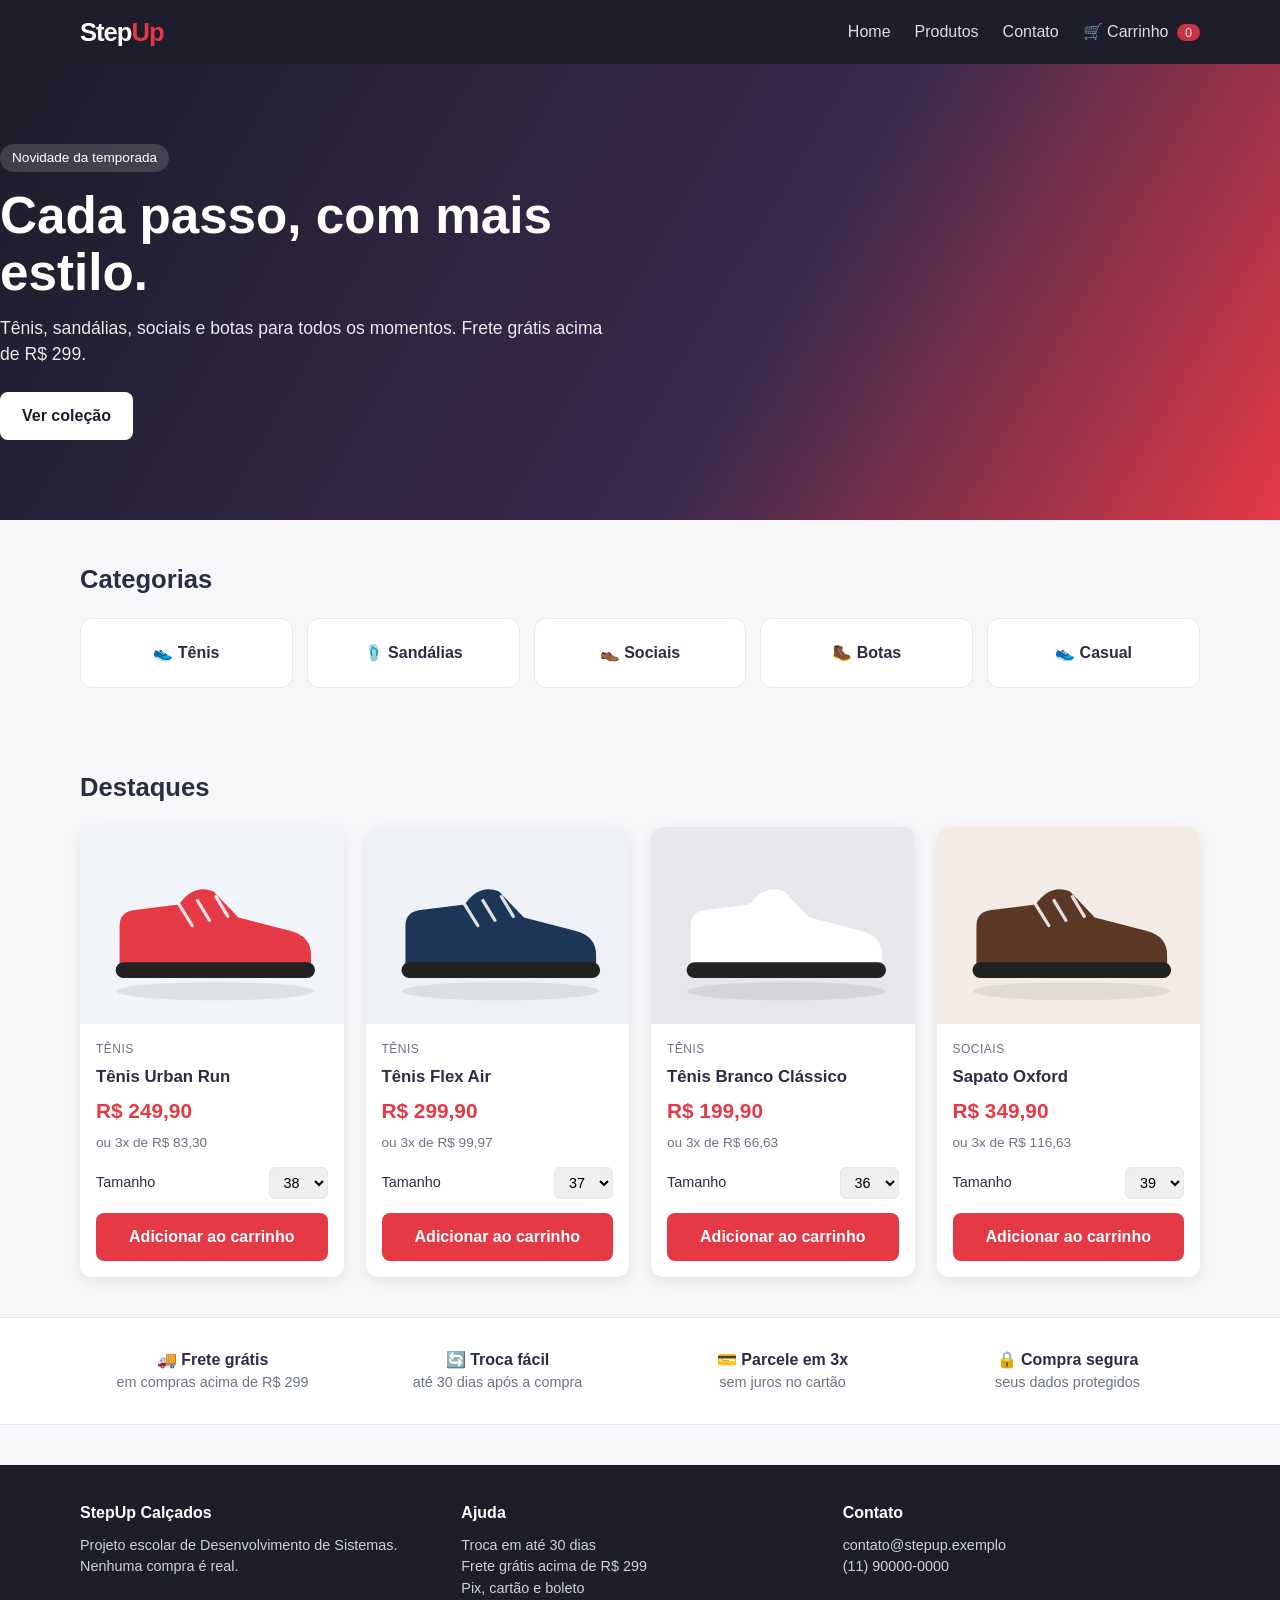
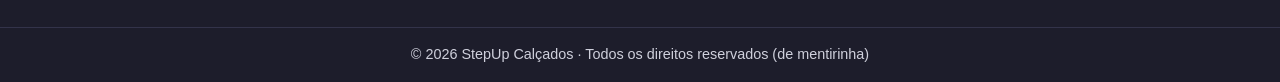
<file: AULA-P.A-9-10--main/AULA-P.A-9-10--main/stepup-calcados/src/index.html>
<!DOCTYPE html>
<html lang="pt-BR">
<head>
  <meta charset="UTF-8">
  <meta name="viewport" content="width=device-width, initial-scale=1.0">
  <meta name="description" content="StepUp Calçados: tênis, sandálias, sociais e botas com frete grátis acima de R$ 299.">
  <title>StepUp Calçados | Home</title>
  <link rel="stylesheet" href="css/style.css">
</head>
<body data-page="home" data-base="">
  <header id="site-header"></header>

  <main>
    <section class="banner">
      <div class="container banner__conteudo">
        <span class="banner__selo">Novidade da temporada</span>
        <h1>Cada passo, com mais estilo.</h1>
        <p>Tênis, sandálias, sociais e botas para todos os momentos. Frete grátis acima de R$ 299.</p>
        <a class="btn btn--claro" href="pages/produtos.html">Ver coleção</a>
      </div>
    </section>

    <section class="container secao">
      <h2 class="secao__titulo">Categorias</h2>
      <div class="categorias">
        <a class="categoria" href="pages/produtos.html?cat=tenis">👟 Tênis</a>
        <a class="categoria" href="pages/produtos.html?cat=sandalia">🩴 Sandálias</a>
        <a class="categoria" href="pages/produtos.html?cat=social">👞 Sociais</a>
        <a class="categoria" href="pages/produtos.html?cat=bota">🥾 Botas</a>
        <a class="categoria" href="pages/produtos.html?cat=casual">👟 Casual</a>
      </div>
    </section>

    <section class="container secao">
      <h2 class="secao__titulo">Destaques</h2>
      <div class="grade" id="destaques"></div>
    </section>

    <section class="beneficios">
      <div class="container beneficios__grade">
        <div><strong>🚚 Frete grátis</strong><span>em compras acima de R$ 299</span></div>
        <div><strong>🔄 Troca fácil</strong><span>até 30 dias após a compra</span></div>
        <div><strong>💳 Parcele em 3x</strong><span>sem juros no cartão</span></div>
        <div><strong>🔒 Compra segura</strong><span>seus dados protegidos</span></div>
      </div>
    </section>
  </main>

  <footer id="site-footer"></footer>

  <script src="js/produtos.js"></script>
  <script src="js/carrinho.js"></script>
  <script src="js/main.js"></script>
</body>
</html>
</file>
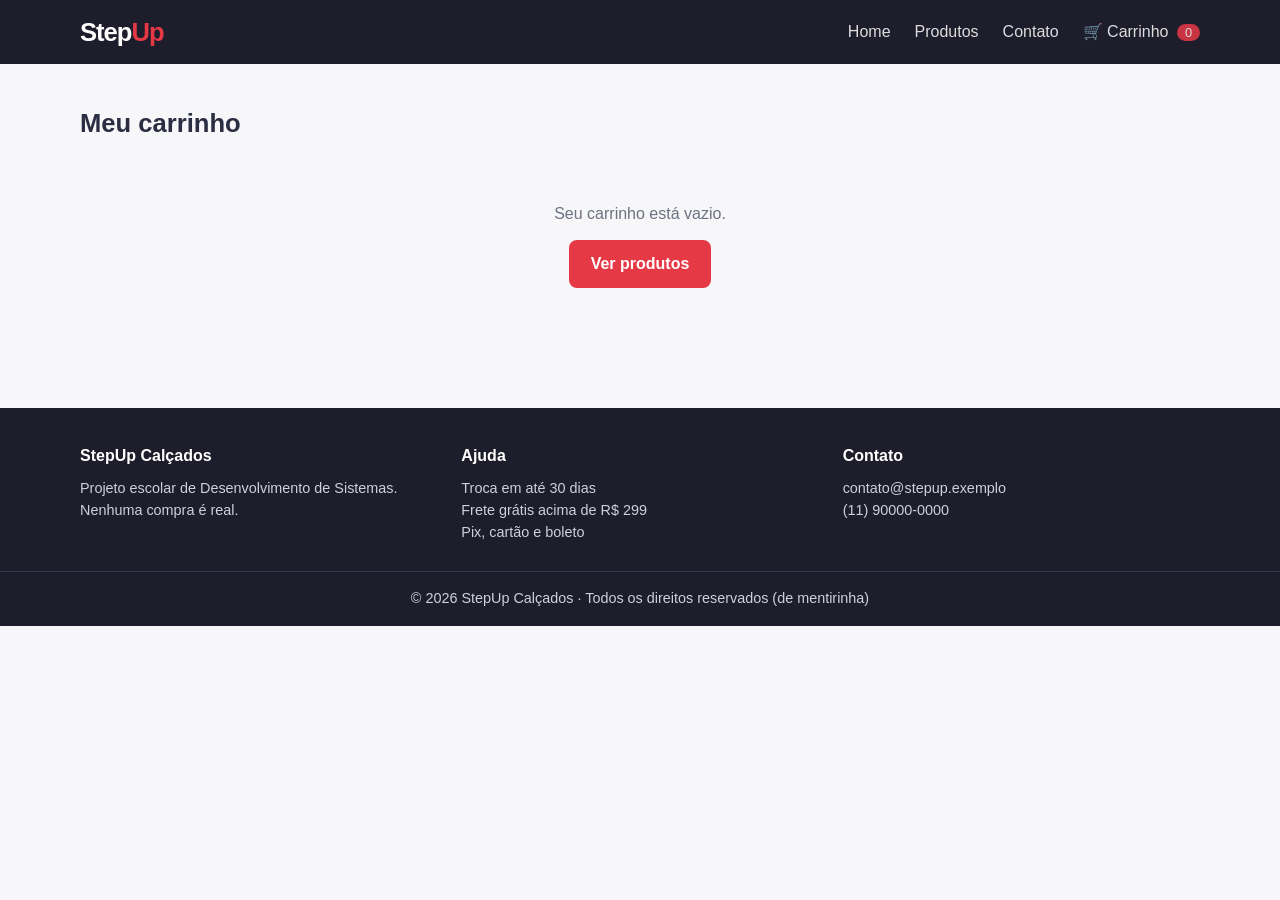
<file: AULA-P.A-9-10--main/AULA-P.A-9-10--main/stepup-calcados/src/pages/carrinho.html>
<!DOCTYPE html>
<html lang="pt-BR">
<head>
  <meta charset="UTF-8">
  <meta name="viewport" content="width=device-width, initial-scale=1.0">
  <title>Carrinho | StepUp Calçados</title>
  <link rel="stylesheet" href="../css/style.css">
</head>
<body data-page="carrinho" data-base="../">
  <header id="site-header"></header>

  <main class="container secao" id="area-carrinho">
    <h1 class="secao__titulo">Meu carrinho</h1>
    <div class="carrinho">
      <div id="carrinho-itens"></div>

      <aside class="resumo" id="resumo" hidden>
        <h2>Resumo do pedido</h2>

        <label for="cep">Calcular frete</label>
        <div class="linha-input">
          <input type="text" id="cep" placeholder="CEP (8 números)" maxlength="9" inputmode="numeric">
          <button class="btn btn--secundario" id="btn-frete" type="button">OK</button>
        </div>
        <p class="msg" id="msg-frete"></p>

        <label for="cupom">Cupom de desconto</label>
        <div class="linha-input">
          <input type="text" id="cupom" placeholder="Ex.: PRIMEIRA10">
          <button class="btn btn--secundario" id="btn-cupom" type="button">Aplicar</button>
        </div>
        <p class="msg" id="msg-cupom"></p>

        <dl class="totais">
          <div><dt>Subtotal</dt><dd id="res-subtotal">R$ 0,00</dd></div>
          <div><dt>Desconto</dt><dd id="res-desconto">R$ 0,00</dd></div>
          <div><dt>Frete</dt><dd id="res-frete">Informe o CEP</dd></div>
          <div class="totais__final"><dt>Total</dt><dd id="res-total">R$ 0,00</dd></div>
        </dl>

        <button class="btn btn--primario btn--bloco" id="btn-finalizar" type="button">Finalizar pedido</button>
      </aside>
    </div>
  </main>

  <footer id="site-footer"></footer>

  <script src="../js/produtos.js"></script>
  <script src="../js/carrinho.js"></script>
  <script src="../js/main.js"></script>
</body>
</html>
</file>
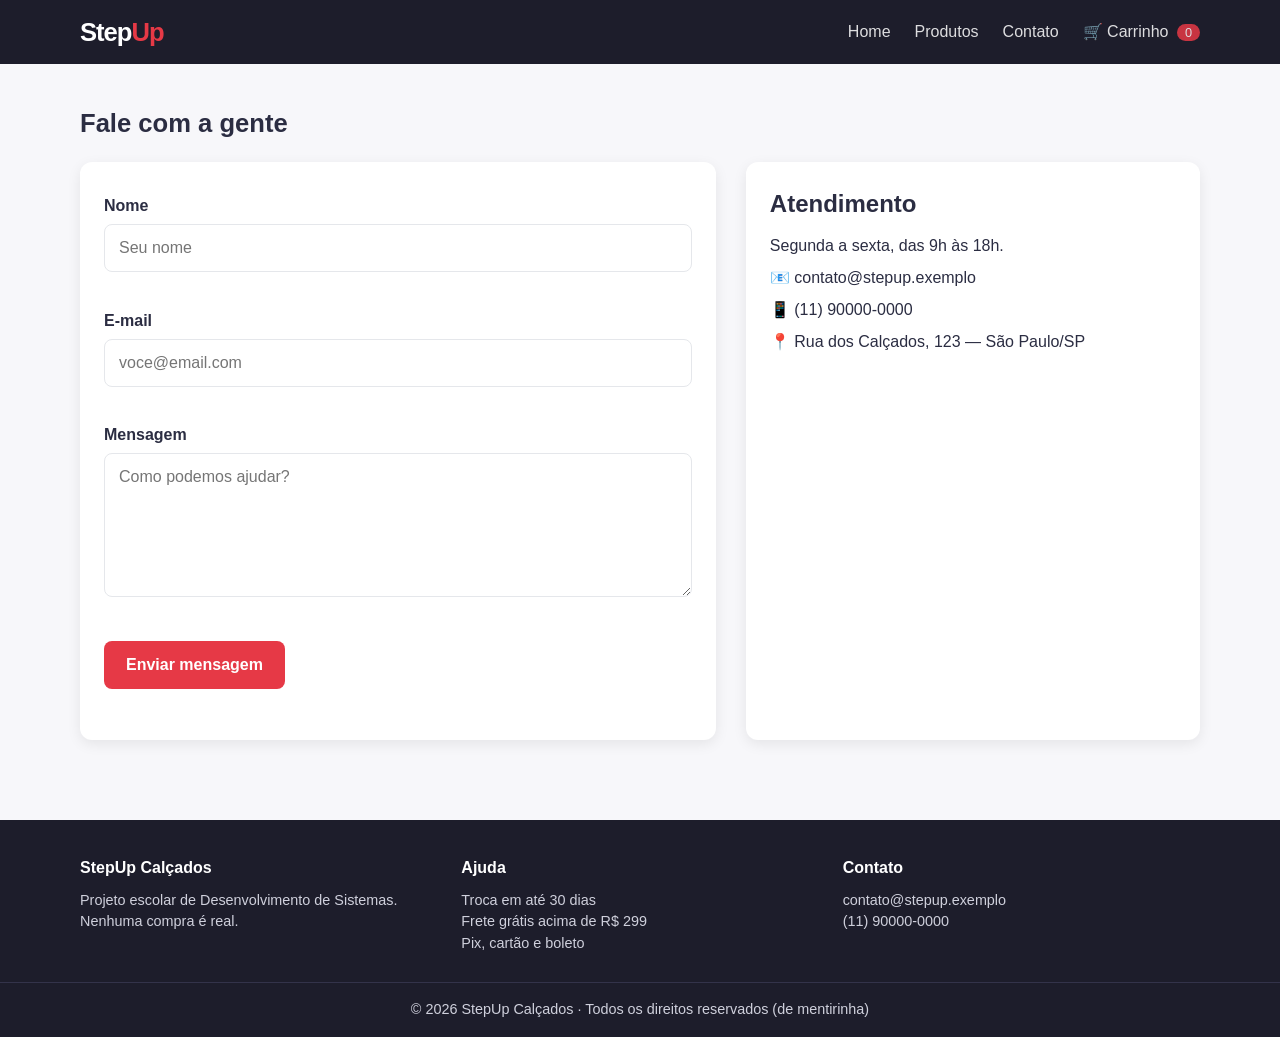
<file: AULA-P.A-9-10--main/AULA-P.A-9-10--main/stepup-calcados/src/pages/contato.html>
<!DOCTYPE html>
<html lang="pt-BR">
<head>
  <meta charset="UTF-8">
  <meta name="viewport" content="width=device-width, initial-scale=1.0">
  <title>Contato | StepUp Calçados</title>
  <link rel="stylesheet" href="../css/style.css">
</head>
<body data-page="contato" data-base="../">
  <header id="site-header"></header>

  <main class="container secao">
    <h1 class="secao__titulo">Fale com a gente</h1>
    <div class="contato">
      <form id="form-contato" class="form" novalidate>
        <label for="nome">Nome</label>
        <input type="text" id="nome" name="nome" placeholder="Seu nome">
        <span class="erro" data-erro="nome"></span>

        <label for="email">E-mail</label>
        <input type="email" id="email" name="email" placeholder="voce@email.com">
        <span class="erro" data-erro="email"></span>

        <label for="mensagem">Mensagem</label>
        <textarea id="mensagem" name="mensagem" rows="5" placeholder="Como podemos ajudar?"></textarea>
        <span class="erro" data-erro="mensagem"></span>

        <button class="btn btn--primario" type="submit">Enviar mensagem</button>
        <p class="msg msg--ok" id="msg-contato"></p>
      </form>

      <div class="contato__info">
        <h2>Atendimento</h2>
        <p>Segunda a sexta, das 9h às 18h.</p>
        <p>📧 contato@stepup.exemplo</p>
        <p>📱 (11) 90000-0000</p>
        <p>📍 Rua dos Calçados, 123 — São Paulo/SP</p>
      </div>
    </div>
  </main>

  <footer id="site-footer"></footer>

  <script src="../js/produtos.js"></script>
  <script src="../js/carrinho.js"></script>
  <script src="../js/main.js"></script>
</body>
</html>
</file>
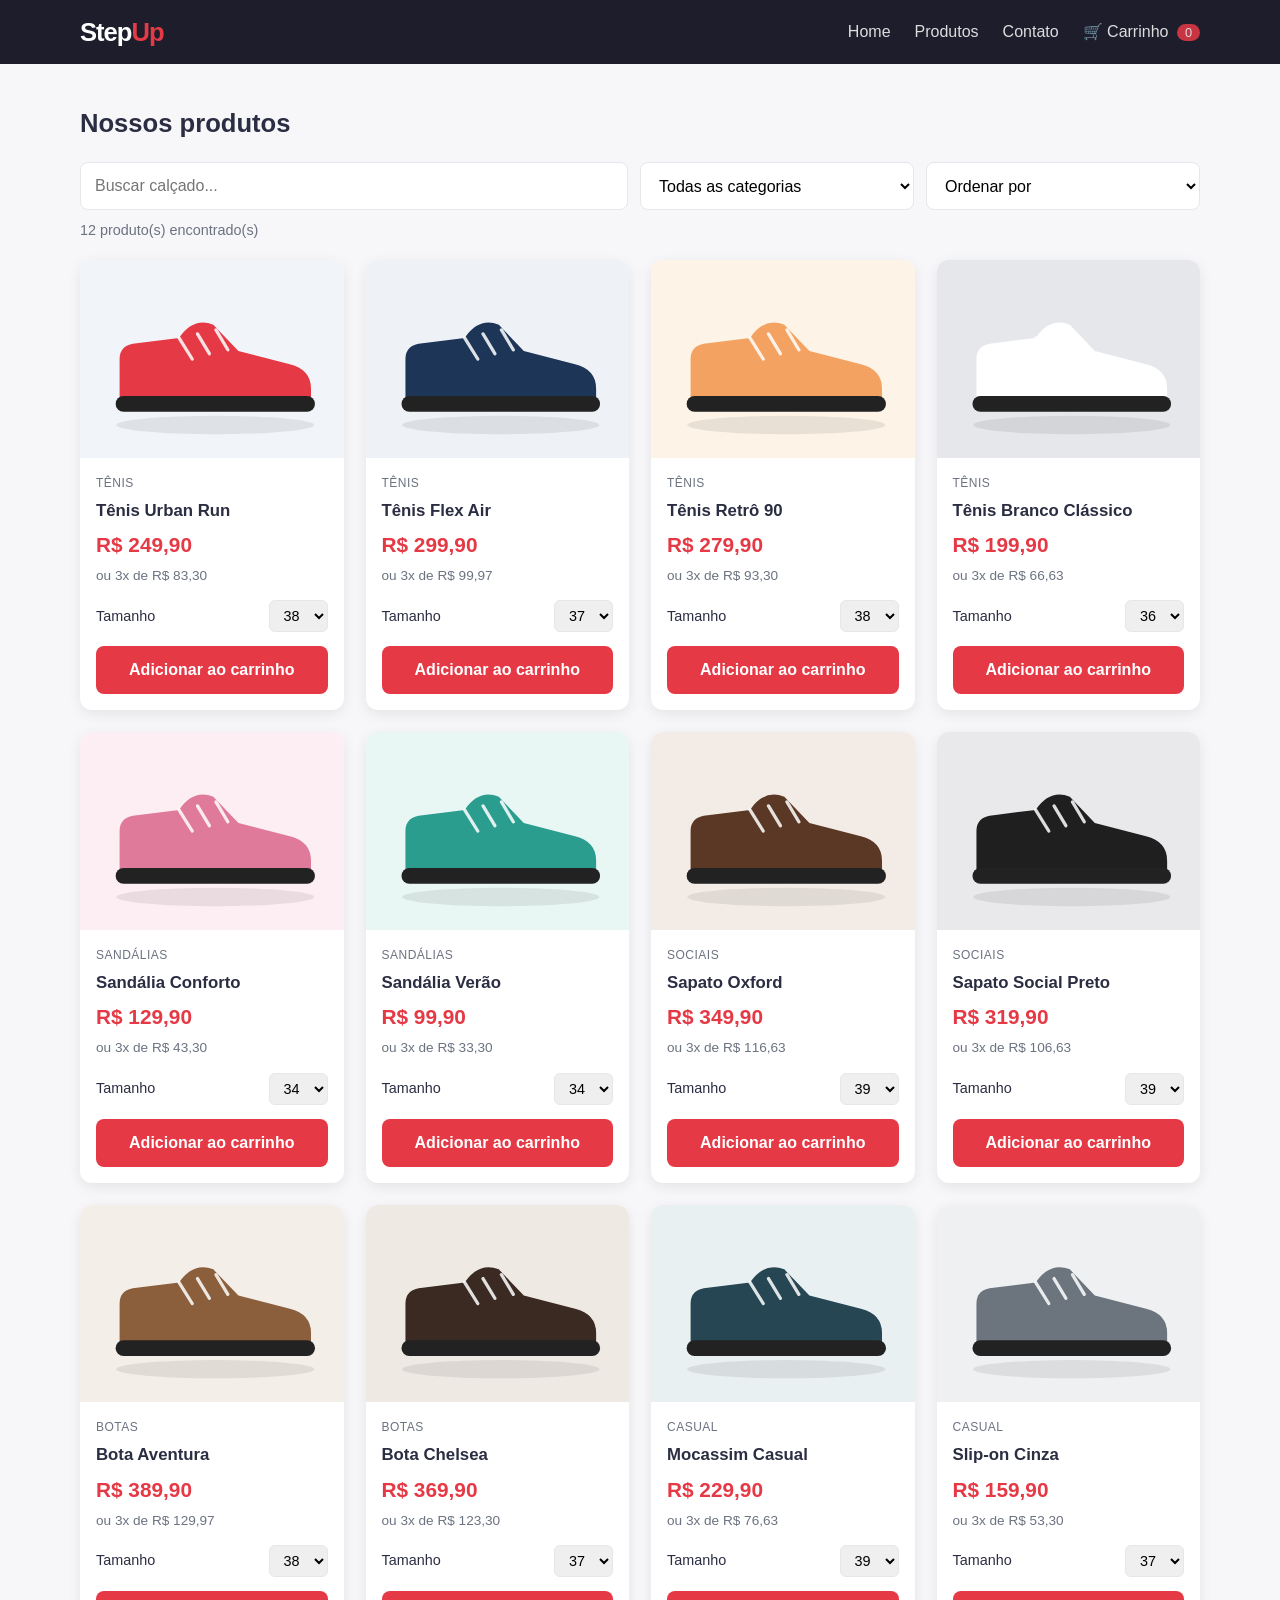
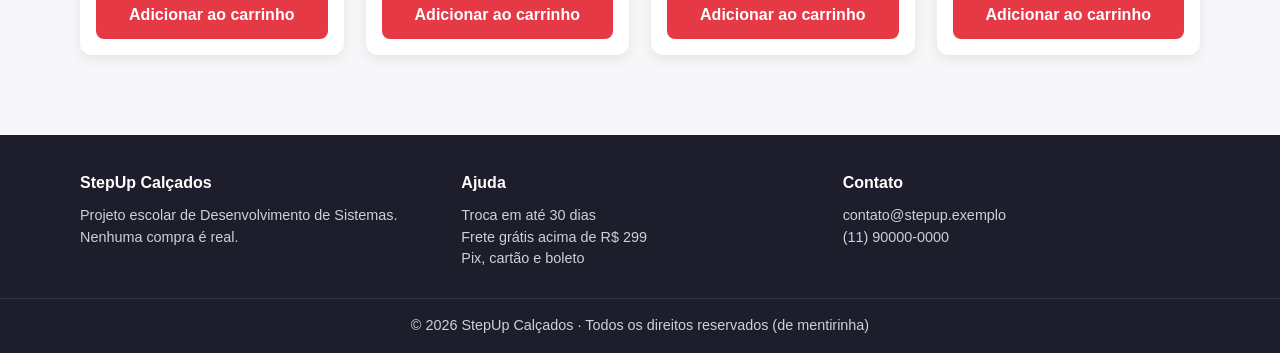
<file: AULA-P.A-9-10--main/AULA-P.A-9-10--main/stepup-calcados/src/pages/produtos.html>
<!DOCTYPE html>
<html lang="pt-BR">
<head>
  <meta charset="UTF-8">
  <meta name="viewport" content="width=device-width, initial-scale=1.0">
  <title>Produtos | StepUp Calçados</title>
  <link rel="stylesheet" href="../css/style.css">
</head>
<body data-page="produtos" data-base="../">
  <header id="site-header"></header>

  <main class="container secao">
    <h1 class="secao__titulo">Nossos produtos</h1>

    <div class="filtros">
      <input type="search" id="busca" placeholder="Buscar calçado..." aria-label="Buscar">
      <select id="filtro-categoria" aria-label="Categoria">
        <option value="todas">Todas as categorias</option>
        <option value="tenis">Tênis</option>
        <option value="sandalia">Sandálias</option>
        <option value="social">Sociais</option>
        <option value="bota">Botas</option>
        <option value="casual">Casual</option>
      </select>
      <select id="ordenar" aria-label="Ordenar">
        <option value="padrao">Ordenar por</option>
        <option value="menor">Menor preço</option>
        <option value="maior">Maior preço</option>
        <option value="nome">Nome (A-Z)</option>
      </select>
    </div>
    <p class="contagem" id="contagem"></p>

    <div class="grade" id="lista-produtos"></div>
  </main>

  <footer id="site-footer"></footer>

  <script src="../js/produtos.js"></script>
  <script src="../js/carrinho.js"></script>
  <script src="../js/main.js"></script>
</body>
</html>
</file>
<file: AULA-P.A-9-10--main/AULA-P.A-9-10--main/stepup-calcados/src/css/style.css>
/* ===== StepUp Calçados - estilos globais ===== */

/* ---------- Variáveis ---------- */
:root {
  --cor-primaria: #e63946;
  --cor-primaria-escura: #c1272d;
  --cor-escura: #1d1d2b;
  --cor-texto: #2b2d42;
  --cor-suave: #6b7280;
  --cor-fundo: #f7f7fa;
  --cor-borda: #e5e7eb;
  --cor-ok: #1f9d55;
  --raio: 12px;
  --sombra: 0 4px 14px rgba(0, 0, 0, 0.08);
  --fonte: "Segoe UI", Roboto, Arial, sans-serif;
}

/* ---------- Reset e base ---------- */
*, *::before, *::after { box-sizing: border-box; margin: 0; padding: 0; }
body { font-family: var(--fonte); color: var(--cor-texto); background: var(--cor-fundo); line-height: 1.5; }
img { max-width: 100%; display: block; }
a { color: inherit; text-decoration: none; }
button, input, select, textarea { font: inherit; }
[hidden] { display: none !important; }

.container { width: min(1120px, 92%); margin-inline: auto; }
.secao { padding: 40px 0; }
.secao__titulo { font-size: 1.6rem; margin-bottom: 20px; }

/* ---------- Botões ---------- */
.btn { display: inline-block; border: 0; border-radius: 8px; padding: 12px 22px; font-weight: 600; cursor: pointer; transition: background .2s, transform .1s; text-align: center; }
.btn:active { transform: scale(0.97); }
.btn--primario { background: var(--cor-primaria); color: #fff; }
.btn--primario:hover { background: var(--cor-primaria-escura); }
.btn--secundario { background: var(--cor-escura); color: #fff; padding: 10px 16px; }
.btn--secundario:hover { background: #33334a; }
.btn--claro { background: #fff; color: var(--cor-escura); }
.btn--claro:hover { background: #f1f1f1; }
.btn--bloco { display: block; width: 100%; }

/* ---------- Header ---------- */
.header { background: var(--cor-escura); color: #fff; position: sticky; top: 0; z-index: 10; }
.header__conteudo { display: flex; align-items: center; justify-content: space-between; height: 64px; }
.logo { font-size: 1.6rem; font-weight: 800; letter-spacing: -1px; }
.logo span { color: var(--cor-primaria); }
.nav { display: flex; gap: 24px; align-items: center; }
.nav a { opacity: .85; transition: opacity .2s; }
.nav a:hover { opacity: 1; }
.contador { background: var(--cor-primaria); border-radius: 999px; padding: 1px 8px; font-size: .8rem; margin-left: 4px; }
.menu-toggle { display: none; background: none; border: 0; color: #fff; font-size: 1.6rem; cursor: pointer; }

/* ---------- Banner ---------- */
.banner { background: linear-gradient(120deg, var(--cor-escura), #3a2a4d 60%, var(--cor-primaria)); color: #fff; padding: 80px 0; }
.banner__conteudo { max-width: 620px; margin-left: 0; }
.banner__selo { display: inline-block; background: rgba(255,255,255,.15); padding: 4px 12px; border-radius: 999px; font-size: .85rem; margin-bottom: 16px; }
.banner h1 { font-size: clamp(2rem, 5vw, 3.2rem); line-height: 1.1; margin-bottom: 14px; }
.banner p { margin-bottom: 24px; opacity: .9; font-size: 1.1rem; }

/* ---------- Categorias ---------- */
.categorias { display: grid; grid-template-columns: repeat(auto-fit, minmax(150px, 1fr)); gap: 14px; }
.categoria { background: #fff; border: 1px solid var(--cor-borda); border-radius: var(--raio); padding: 22px; text-align: center; font-weight: 600; transition: transform .2s, box-shadow .2s; }
.categoria:hover { transform: translateY(-4px); box-shadow: var(--sombra); }

/* ---------- Grade e cards ---------- */
.grade { display: grid; grid-template-columns: repeat(auto-fill, minmax(240px, 1fr)); gap: 22px; }
.card { background: #fff; border-radius: var(--raio); overflow: hidden; box-shadow: var(--sombra); display: flex; flex-direction: column; transition: transform .2s; }
.card:hover { transform: translateY(-4px); }
.card__imagem img { width: 100%; aspect-ratio: 4 / 3; object-fit: cover; }
.card__corpo { padding: 16px; display: flex; flex-direction: column; gap: 6px; flex: 1; }
.card__categoria { font-size: .75rem; text-transform: uppercase; color: var(--cor-suave); letter-spacing: .5px; }
.card__titulo { font-size: 1.05rem; }
.card__preco { font-size: 1.3rem; font-weight: 700; color: var(--cor-primaria); }
.card__parcelas { font-size: .85rem; color: var(--cor-suave); }
.card__tamanho { display: flex; align-items: center; justify-content: space-between; font-size: .9rem; margin: 8px 0; }
.card__select { padding: 6px 10px; border: 1px solid var(--cor-borda); border-radius: 6px; }
.card .btn { margin-top: auto; }
.vazio { grid-column: 1 / -1; text-align: center; padding: 40px 0; color: var(--cor-suave); }
.vazio .btn { margin-top: 14px; }

/* ---------- Benefícios ---------- */
.beneficios { background: #fff; border-block: 1px solid var(--cor-borda); padding: 30px 0; }
.beneficios__grade { display: grid; grid-template-columns: repeat(auto-fit, minmax(200px, 1fr)); gap: 20px; text-align: center; }
.beneficios strong, .beneficios span { display: block; }
.beneficios span { color: var(--cor-suave); font-size: .9rem; }

/* ---------- Filtros ---------- */
.filtros { display: grid; grid-template-columns: 2fr 1fr 1fr; gap: 12px; margin-bottom: 10px; }
.filtros input, .filtros select, .linha-input input, .form input, .form textarea { padding: 11px 14px; border: 1px solid var(--cor-borda); border-radius: 8px; background: #fff; width: 100%; }
input:focus, select:focus, textarea:focus { outline: 2px solid var(--cor-primaria); outline-offset: 1px; }
.contagem { color: var(--cor-suave); margin-bottom: 18px; font-size: .9rem; }

/* ---------- Carrinho ---------- */
.carrinho { display: grid; grid-template-columns: 1fr 340px; gap: 24px; align-items: start; }
#carrinho-itens:has(.vazio) { grid-column: 1 / -1; }
.item { display: grid; grid-template-columns: 90px 1fr auto auto auto; gap: 16px; align-items: center; background: #fff; padding: 14px; border-radius: var(--raio); box-shadow: var(--sombra); margin-bottom: 14px; }
.item__img { width: 90px; height: 70px; object-fit: cover; border-radius: 8px; }
.item__info p { color: var(--cor-suave); font-size: .9rem; }
.item__qtd { display: flex; align-items: center; gap: 10px; }
.qtd-btn { width: 30px; height: 30px; border-radius: 50%; border: 1px solid var(--cor-borda); background: #fff; cursor: pointer; font-size: 1.1rem; }
.qtd-btn:hover { background: var(--cor-fundo); }
.item__remover { background: none; border: 0; color: var(--cor-suave); cursor: pointer; font-size: 1.1rem; }
.item__remover:hover { color: var(--cor-primaria); }

.resumo { background: #fff; padding: 22px; border-radius: var(--raio); box-shadow: var(--sombra); position: sticky; top: 84px; }
.resumo h2 { margin-bottom: 14px; font-size: 1.2rem; }
.resumo label { display: block; font-size: .85rem; font-weight: 600; margin-top: 12px; }
.linha-input { display: flex; gap: 8px; margin-top: 6px; }
.totais { margin: 18px 0; }
.totais div { display: flex; justify-content: space-between; padding: 6px 0; }
.totais dt { color: var(--cor-suave); }
.totais__final { border-top: 1px solid var(--cor-borda); margin-top: 8px; padding-top: 12px !important; font-size: 1.2rem; font-weight: 700; }
.totais__final dt { color: var(--cor-texto); }
.sucesso { text-align: center; background: #fff; padding: 50px 20px; border-radius: var(--raio); box-shadow: var(--sombra); }
.sucesso h2 { margin-bottom: 12px; }
.sucesso p { margin-bottom: 10px; color: var(--cor-suave); }

/* ---------- Mensagens e formulário ---------- */
.msg { font-size: .85rem; min-height: 1.2em; margin-top: 4px; }
.msg--ok { color: var(--cor-ok); }
.msg--erro, .erro { color: var(--cor-primaria-escura); font-size: .85rem; }
.contato { display: grid; grid-template-columns: 1.4fr 1fr; gap: 30px; }
.form { background: #fff; padding: 24px; border-radius: var(--raio); box-shadow: var(--sombra); display: flex; flex-direction: column; gap: 6px; }
.form label { font-weight: 600; margin-top: 8px; }
.form .btn { margin-top: 16px; align-self: flex-start; }
.erro { min-height: 1.2em; }
.contato__info { background: #fff; padding: 24px; border-radius: var(--raio); box-shadow: var(--sombra); }
.contato__info h2 { margin-bottom: 12px; }
.contato__info p { margin-bottom: 8px; }

/* ---------- Aviso (toast) ---------- */
.aviso { position: fixed; bottom: 24px; left: 50%; transform: translate(-50%, 30px); background: var(--cor-escura); color: #fff; padding: 12px 22px; border-radius: 8px; opacity: 0; pointer-events: none; transition: all .3s; z-index: 50; text-align: center; max-width: 90%; }
.aviso--visivel { opacity: 1; transform: translate(-50%, 0); }

/* ---------- Footer ---------- */
.footer { background: var(--cor-escura); color: #cfd0dc; margin-top: 40px; padding-top: 36px; }
.footer__grade { display: grid; grid-template-columns: repeat(auto-fit, minmax(220px, 1fr)); gap: 24px; }
.footer h4 { color: #fff; margin-bottom: 10px; }
.footer p { font-size: .9rem; }
.footer__copy { text-align: center; border-top: 1px solid #33334a; margin-top: 28px; padding: 16px; font-size: .8rem; }

/* ---------- Responsivo ---------- */
@media (max-width: 860px) {
  .carrinho, .contato { grid-template-columns: 1fr; }
  .resumo { position: static; }
  .filtros { grid-template-columns: 1fr; }
}

@media (max-width: 700px) {
  .menu-toggle { display: block; }
  .nav { display: none; position: absolute; top: 64px; left: 0; right: 0; background: var(--cor-escura); flex-direction: column; padding: 16px 4%; gap: 16px; }
  .nav--aberto { display: flex; }
  .banner { padding: 56px 0; }
  .item { grid-template-columns: 70px 1fr auto; }
  .item__img { width: 70px; height: 56px; }
  .item__total { grid-column: 2; }
  .item__qtd { grid-column: 2; }
  .item__remover { grid-row: 1; grid-column: 3; }
}
</file>
